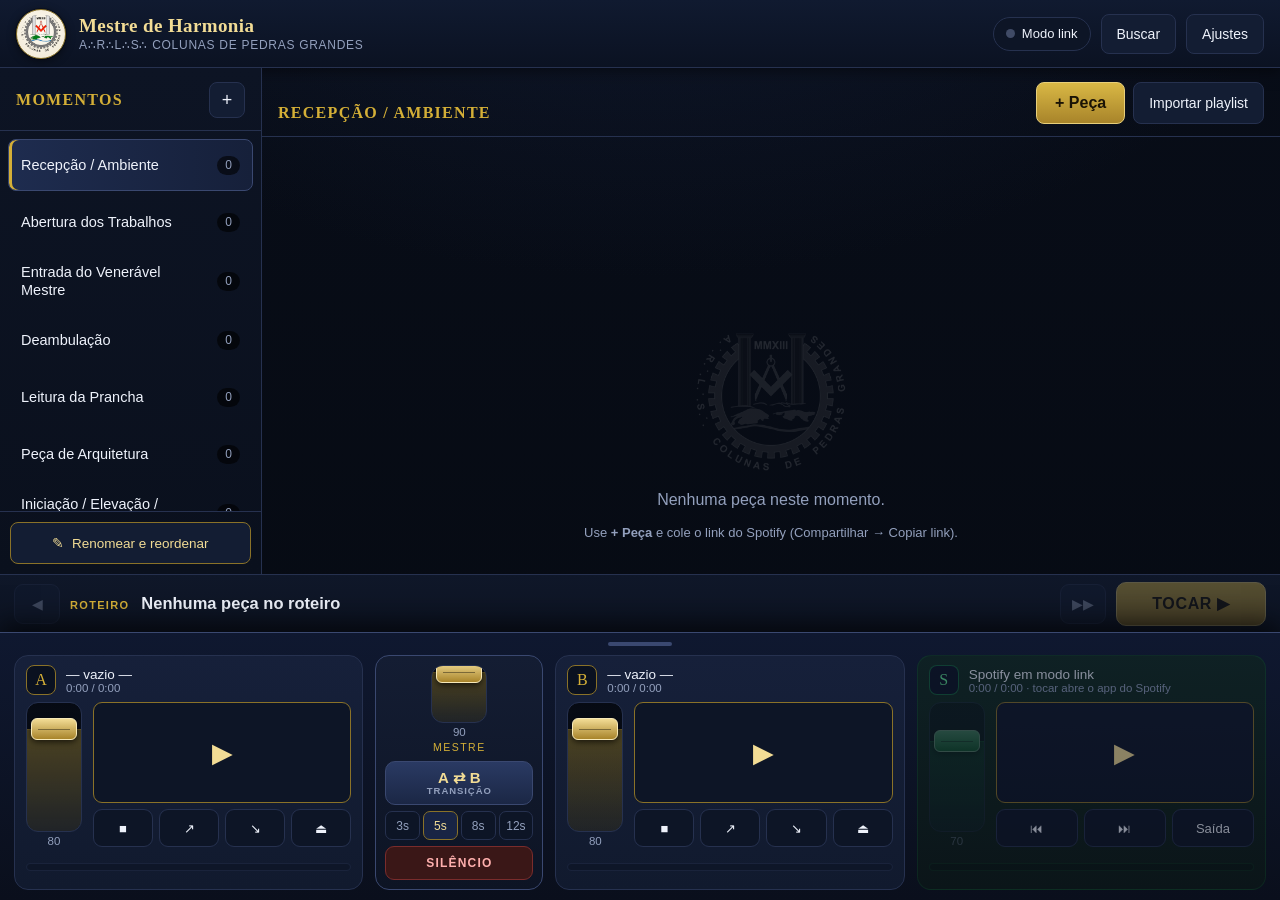
<file: index.html>
<!DOCTYPE html>
<html lang="pt-BR">
<head>
<meta charset="utf-8">
<meta name="viewport" content="width=device-width, initial-scale=1, viewport-fit=cover, user-scalable=no">
<title>Mestre de Harmonia</title>

<meta name="theme-color" content="#0a0f1c">
<meta name="apple-mobile-web-app-capable" content="yes">
<meta name="apple-mobile-web-app-status-bar-style" content="black-translucent">
<meta name="apple-mobile-web-app-title" content="Harmonia">
<link rel="manifest" href="manifest.webmanifest">
<link rel="apple-touch-icon" href="icons/icon-180.png">
<link rel="icon" href="icons/icon-192.png">
<link rel="stylesheet" href="css/app.css">
</head>
<body>

<!-- ═══════════ CABEÇALHO ═══════════ -->
<header class="topbar">
  <div class="brand">
    <img class="brand-mark" src="icons/logo.png" alt="Emblema da Loja">
    <div class="brand-text">
      <h1>Mestre de Harmonia</h1>
      <button id="lodgeName" class="lodge-name" title="Toque para editar o nome da Loja">Loja Maçônica</button>
    </div>
  </div>

  <div class="topbar-actions">
    <div id="spotifyStatus" class="chip chip-off" title="Estado da conexão com o Spotify">
      <span class="dot"></span><span class="chip-label">Spotify</span>
    </div>
    <button id="btnSearch"   class="icon-btn" title="Buscar peça">Buscar</button>
    <button id="btnSettings" class="icon-btn" title="Ajustes">Ajustes</button>
  </div>
</header>

<!-- ═══════════ CORPO ═══════════ -->
<main class="workspace">

  <!-- Momentos do ritual -->
  <aside class="moments" id="momentsPane">
    <div class="pane-head">
      <h2>Momentos</h2>
      <button id="btnAddMoment" class="mini-btn" title="Novo momento">+</button>
    </div>
    <ul id="momentList" class="moment-list"></ul>
    <div class="pane-foot">
      <button id="btnEditMoments" class="ghost-btn wide">✎ &nbsp;Renomear e reordenar</button>
    </div>
  </aside>

  <!-- Peças do momento selecionado -->
  <section class="tracks">
    <div class="pane-head tracks-head">
      <div>
        <h2 id="momentTitle">—</h2>
        <p id="momentSub" class="sub"></p>
      </div>
      <div class="head-actions">
        <button id="btnAddTrack" class="primary-btn">+ Peça</button>
        <button id="btnImportPlaylist" class="ghost-btn" title="Importar playlist inteira do Spotify">Importar playlist</button>
      </div>
    </div>
    <div id="searchBar" class="search-bar hidden">
      <input id="searchInput" type="search" placeholder="Buscar em todas as peças…" autocomplete="off">
      <button id="btnSearchClose" class="mini-btn">✕</button>
    </div>
    <ul id="trackList" class="track-list"></ul>
    <div id="trackEmpty" class="empty hidden">
      <img class="empty-mark" src="icons/logo.png" alt="">
      <p>Nenhuma peça neste momento.</p>
      <p class="sub">Use <strong>+ Peça</strong> e cole o link do Spotify (Compartilhar → Copiar link).</p>
    </div>
  </section>
</main>

<!-- ═══════════ DEIXAS ═══════════
     A sessão inteira com um botão: a próxima peça do roteiro, na ordem.
     Também responde ao teclado e a pedais Bluetooth (→ / PageDown). -->
<div class="deixas" id="deixas">
  <button class="dx-nav" id="dxVoltar" title="Voltar uma peça (← ou PageUp)">◀</button>
  <div class="dx-info">
    <small id="dxRotulo">PRÓXIMA</small>
    <strong id="dxTitulo">—</strong>
    <span id="dxDepois"></span>
  </div>
  <button class="dx-nav" id="dxPular" title="Pular esta peça sem tocar">▶▶</button>
  <button class="dx-go" id="dxGo" title="Tocar a próxima peça (→, espaço ou pedal)">TOCAR ▶</button>
</div>

<!-- ═══════════ MESA DE SOM ═══════════ -->
<footer class="console" id="console">
  <button id="btnConsoleToggle" class="console-grip" title="Recolher/expandir a mesa"></button>

  <div class="console-inner">

    <!-- Deck A -->
    <div class="deck" id="deckA-el" data-deck="A">
      <div class="deck-head">
        <span class="deck-tag">A</span>
        <div class="deck-meta">
          <span class="deck-title" data-role="title">— vazio —</span>
          <span class="deck-time" data-role="time">0:00 / 0:00</span>
        </div>
      </div>
      <div class="deck-body">
        <div class="fader" data-role="fader" data-target="A">
          <div class="fader-track"><div class="fader-fill"></div><div class="fader-knob"></div></div>
          <span class="fader-val">80</span>
        </div>
        <div class="deck-controls">
          <button class="deck-btn play" data-act="toggle" data-deck="A">▶</button>
          <div class="btn-row">
            <button class="deck-btn" data-act="stop"    data-deck="A" title="Parar e voltar ao início">■</button>
            <button class="deck-btn" data-act="fadein"  data-deck="A" title="Entrar com fade">↗</button>
            <button class="deck-btn" data-act="fadeout" data-deck="A" title="Sair com fade">↘</button>
            <button class="deck-btn" data-act="eject"   data-deck="A" title="Descarregar">⏏</button>
          </div>
        </div>
      </div>
      <div class="scrub"><input type="range" min="0" max="1000" value="0" data-role="scrub" data-deck="A"></div>
    </div>

    <!-- Centro: master + transição -->
    <div class="master">
      <div class="master-fader">
        <div class="fader tall" data-role="fader" data-target="M">
          <div class="fader-track"><div class="fader-fill"></div><div class="fader-knob"></div></div>
          <span class="fader-val">90</span>
        </div>
        <span class="fader-label">MESTRE</span>
      </div>
      <div class="transition">
        <button id="btnSwap" class="swap-btn">A ⇄ B<small>transição</small></button>
        <div class="seg" id="fadeDur">
          <button data-v="3">3s</button><button data-v="5" class="on">5s</button>
          <button data-v="8">8s</button><button data-v="12">12s</button>
        </div>
        <button id="btnPanic" class="panic-btn" title="Silencia tudo imediatamente">SILÊNCIO</button>
      </div>
    </div>

    <!-- Deck B -->
    <div class="deck" id="deckB-el" data-deck="B">
      <div class="deck-head">
        <span class="deck-tag">B</span>
        <div class="deck-meta">
          <span class="deck-title" data-role="title">— vazio —</span>
          <span class="deck-time" data-role="time">0:00 / 0:00</span>
        </div>
      </div>
      <div class="deck-body">
        <div class="fader" data-role="fader" data-target="B">
          <div class="fader-track"><div class="fader-fill"></div><div class="fader-knob"></div></div>
          <span class="fader-val">80</span>
        </div>
        <div class="deck-controls">
          <button class="deck-btn play" data-act="toggle" data-deck="B">▶</button>
          <div class="btn-row">
            <button class="deck-btn" data-act="stop"    data-deck="B" title="Parar e voltar ao início">■</button>
            <button class="deck-btn" data-act="fadein"  data-deck="B" title="Entrar com fade">↗</button>
            <button class="deck-btn" data-act="fadeout" data-deck="B" title="Sair com fade">↘</button>
            <button class="deck-btn" data-act="eject"   data-deck="B" title="Descarregar">⏏</button>
          </div>
        </div>
      </div>
      <div class="scrub"><input type="range" min="0" max="1000" value="0" data-role="scrub" data-deck="B"></div>
    </div>

    <!-- Canal Spotify -->
    <div class="deck spotify-deck" id="spDeck">
      <div class="deck-head">
        <span class="deck-tag sp">S</span>
        <div class="deck-meta">
          <span class="deck-title" id="spTitle">Spotify desconectado</span>
          <span class="deck-time"><span id="spTime">0:00 / 0:00</span> · <span id="spDevice">—</span></span>
        </div>
      </div>
      <div class="deck-body">
        <div class="fader" data-role="fader" data-target="S">
          <div class="fader-track"><div class="fader-fill"></div><div class="fader-knob"></div></div>
          <span class="fader-val">70</span>
        </div>
        <div class="deck-controls">
          <button class="deck-btn play" id="spToggle">▶</button>
          <div class="btn-row">
            <button class="deck-btn" id="spPrev" title="Recomeçar a faixa">⏮</button>
            <button class="deck-btn" id="spNext" title="Próxima peça do roteiro">⏭</button>
            <button class="deck-btn" id="spDevices" title="Escolher aparelho de saída">Saída</button>
          </div>
        </div>
      </div>
      <div class="scrub"><input type="range" min="0" max="1000" value="0" id="spScrub" disabled></div>
    </div>

  </div>
</footer>

<!-- ═══════════ DIÁLOGOS ═══════════ -->
<div id="modalRoot" class="modal-root hidden">
  <div class="modal-backdrop" data-close></div>
  <div class="modal" role="dialog" aria-modal="true">
    <div class="modal-head">
      <h3 id="modalTitle">—</h3>
      <button class="mini-btn" data-close>✕</button>
    </div>
    <div id="modalBody" class="modal-body"></div>
    <div id="modalFoot" class="modal-foot"></div>
  </div>
</div>

<div id="toast" class="toast hidden"></div>
<div id="alerta" class="alerta hidden" role="alert"></div>

<!-- O iPadOS decide o que fica selecionável pelo accept. Só "audio/*"
     deixa muito MP3 apagado, então vão também as extensões explícitas.
     O segundo seletor, sem filtro nenhum, é a saída para os teimosos. -->
<input type="file" id="filePicker" class="hidden"
       accept="audio/*,audio/mpeg,audio/mp4,audio/x-m4a,audio/wav,audio/aac,audio/flac,audio/ogg,.mp3,.m4a,.m4b,.wav,.aac,.flac,.ogg,.oga,.aif,.aiff,.caf,.mp4">
<input type="file" id="filePickerAll" class="hidden">
<input type="file" id="jsonPicker" accept="application/json,.json" class="hidden">

<script type="module" src="js/app.js"></script>
</body>
</html>
</file>
<file: css/app.css>
/* ============================================================
   Mestre de Harmonia — folha de estilo
   Alvo: iPad 9ª geração (1080×810 pt em paisagem), iPadOS 26
   ============================================================ */

:root{
  --bg:      #080d18;
  --bg-2:    #0e1526;
  --panel:   #131d33;
  --panel-2: #182444;
  --line:    #26314f;
  --line-hi: #3a4870;

  --gold:    #d4af37;
  --gold-hi: #f2dc95;
  --gold-dim:#8a7228;

  --text:    #eef2fb;
  --muted:   #93a0bd;
  --faint:   #62709199;

  --spotify: #1db954;
  --danger:  #e0524f;

  --r-sm: 8px;
  --r-md: 14px;
  --r-lg: 20px;

  --serif: "Iowan Old Style", "Palatino Linotype", Palatino, Georgia, serif;
  --sans: -apple-system, BlinkMacSystemFont, "SF Pro Text", "Helvetica Neue", sans-serif;

  --console-h: 268px;
  --deixas-h: 58px;
  --safe-b: env(safe-area-inset-bottom, 0px);
}

*{ box-sizing:border-box; -webkit-tap-highlight-color:transparent; }

html,body{
  height:100%; margin:0; overflow:hidden;
  background:
    radial-gradient(1100px 620px at 50% -12%, #16224080 0%, transparent 62%),
    linear-gradient(180deg, var(--bg) 0%, #060a12 100%);
  color:var(--text);
  font-family:var(--sans);
  font-size:16px;
  -webkit-text-size-adjust:100%;
  -webkit-user-select:none; user-select:none;
  overscroll-behavior:none;
}

body{
  display:flex; flex-direction:column;
  padding-top: env(safe-area-inset-top, 0px);
}

button{ font-family:inherit; font-size:inherit; color:inherit; cursor:pointer; }
input{ font-family:inherit; }
.hidden{ display:none !important; }
h1,h2,h3{ margin:0; font-family:var(--serif); font-weight:600; letter-spacing:.02em; }
.sub{ margin:2px 0 0; font-size:13px; color:var(--muted); }

/* ─────────────── Cabeçalho ─────────────── */
.topbar{
  flex:0 0 auto; height:68px;
  display:flex; align-items:center; justify-content:space-between;
  padding:0 16px;
  background:linear-gradient(180deg,#101a30,#0b1222);
  border-bottom:1px solid var(--line);
  box-shadow:0 2px 14px #0008;
}
.brand{ display:flex; align-items:center; gap:13px; min-width:0; }

/* O emblema é arte de traço escuro: vai sobre um medalhão claro
   para ler bem no fundo da Loja (tela escura, salão escuro). */
.brand-mark{
  flex:0 0 auto; width:50px; height:50px; padding:4px;
  object-fit:contain; border-radius:50%;
  background:radial-gradient(circle at 50% 42%, #fffdf6, #efe6d0);
  border:1.5px solid var(--gold-dim);
  box-shadow:0 0 0 1px #00000055, 0 2px 10px #0007;
}
.brand-text{ min-width:0; }
.brand-text h1{ font-size:19px; line-height:1.15; color:var(--gold-hi); white-space:nowrap; }
.lodge-name{
  background:none; border:none; padding:0; margin-top:1px;
  font-size:12px; color:var(--muted); letter-spacing:.06em; text-transform:uppercase;
  max-width:52vw; overflow:hidden; text-overflow:ellipsis; white-space:nowrap; display:block; text-align:left;
}
.topbar-actions{ display:flex; align-items:center; gap:10px; }

.icon-btn{
  height:40px; padding:0 15px; border-radius:var(--r-sm);
  background:var(--panel); border:1px solid var(--line); font-size:14px;
}
.icon-btn:active{ background:var(--panel-2); }

.chip{
  display:flex; align-items:center; gap:7px; height:34px; padding:0 12px;
  border-radius:999px; border:1px solid var(--line); background:#0d1526; font-size:13px;
}
.chip .dot{ width:9px; height:9px; border-radius:50%; background:var(--faint); }
.chip-on  .dot{ background:var(--spotify); box-shadow:0 0 9px var(--spotify); }
.chip-on  { border-color:#1db95455; color:#b7f0cd; }
.chip-warn .dot{ background:#e0a53f; }

/* ─────────────── Área de trabalho ─────────────── */
.workspace{
  flex:1 1 auto; min-height:0;
  display:grid; grid-template-columns:262px minmax(0, 1fr);
}

.pane-head{
  display:flex; align-items:center; justify-content:space-between; gap:12px;
  padding:14px 16px 12px; border-bottom:1px solid var(--line);
}
.pane-head h2{
  font-size:16px; color:var(--gold); letter-spacing:.08em; text-transform:uppercase;
  overflow:hidden; text-overflow:ellipsis; white-space:nowrap;
}
.pane-head > div:first-child{ min-width:0; }

/* Momentos */
.moments{
  display:flex; flex-direction:column; min-height:0; min-width:0;
  background:linear-gradient(180deg,#0d1424,#0a101d);
  border-right:1px solid var(--line);
}
.moment-list{ flex:1 1 auto; margin:0; padding:8px; list-style:none; overflow-y:auto; -webkit-overflow-scrolling:touch; }
.moment-list li{ margin-bottom:5px; }
.moment-list button{
  width:100%; text-align:left; display:flex; align-items:center; gap:10px;
  min-height:52px; padding:9px 12px; border-radius:var(--r-sm);
  background:transparent; border:1px solid transparent; line-height:1.25;
}
.moment-list button:active{ background:#ffffff0d; }
.moment-list .on{
  background:linear-gradient(90deg,#1e2c4f,#16203a);
  border-color:var(--line-hi);
  box-shadow:inset 3px 0 0 var(--gold);
}
.moment-name{ flex:1 1 auto; font-size:14.5px; }
.moment-count{ flex:0 0 auto; font-size:12px; color:var(--muted); background:#0009; padding:2px 8px; border-radius:999px; }
.pane-foot{ padding:10px; border-top:1px solid var(--line); }

/* Peças */
.tracks{ display:flex; flex-direction:column; min-height:0; min-width:0; }
.tracks-head{ align-items:flex-end; }
.head-actions{ display:flex; gap:8px; flex:0 0 auto; }

.primary-btn{
  height:42px; padding:0 18px; border-radius:var(--r-sm); font-weight:600;
  background:linear-gradient(180deg,#d9b845,#a8842a); border:1px solid #e8cf7a; color:#1a1305;
}
.primary-btn:active{ filter:brightness(.9); }
.ghost-btn{
  height:42px; padding:0 15px; border-radius:var(--r-sm); font-size:14px;
  background:var(--panel); border:1px solid var(--line); color:var(--text);
}
.ghost-btn:active{ background:var(--panel-2); }
.ghost-btn.wide{ width:100%; font-size:13.5px; color:var(--gold-hi); border-color:var(--gold-dim); }
.mini-btn{
  width:36px; height:36px; border-radius:var(--r-sm); font-size:18px; line-height:1;
  background:var(--panel); border:1px solid var(--line);
}
.danger-btn{ background:#3a1d1d; border:1px solid #6d2f2f; color:#ffb3b1; }

.search-bar{ display:flex; gap:8px; padding:10px 16px; border-bottom:1px solid var(--line); }
.search-bar input{
  flex:1 1 auto; height:42px; padding:0 14px; border-radius:var(--r-sm);
  background:#0a1120; border:1px solid var(--line); color:var(--text); font-size:15px;
  -webkit-user-select:text; user-select:text;
}

.track-list{ flex:1 1 auto; margin:0; padding:10px 12px 20px; list-style:none; overflow-y:auto; -webkit-overflow-scrolling:touch; }
.track-row{
  display:flex; align-items:center; gap:12px;
  padding:10px 12px; margin-bottom:8px; min-height:66px;
  background:linear-gradient(180deg,#141e36,#101828);
  border:1px solid var(--line); border-radius:var(--r-md);
}
.track-row.playing{ border-color:var(--gold); box-shadow:0 0 0 1px #d4af3744, 0 0 22px #d4af3722; }
/* Pedido enviado, ainda sem confirmação: resposta imediata ao toque,
   sem esperar a rede. */
.track-row.pending{ border-color:var(--gold-dim); animation:pulso 1.1s ease-in-out infinite; }
@keyframes pulso{ 50%{ box-shadow:0 0 0 1px #d4af3755, 0 0 18px #d4af3733; } }
/* A próxima da lista de deixas, marcada no roteiro. */
.track-row.proxima{ box-shadow:inset 3px 0 0 var(--gold); }
.track-art{
  width:48px; height:48px; flex:0 0 auto; border-radius:6px; object-fit:cover;
  background:#0a1120 center/cover no-repeat; border:1px solid var(--line);
}
.track-info{ flex:1 1 auto; min-width:0; overflow:hidden; }
.track-title{ font-size:15.5px; line-height:1.25; overflow:hidden; text-overflow:ellipsis; white-space:nowrap; }
.track-meta{
  display:flex; align-items:center; gap:8px; margin-top:3px;
  font-size:12.5px; color:var(--muted); min-width:0; white-space:nowrap;
}
.track-meta > span{ flex:0 0 auto; max-width:240px; overflow:hidden; text-overflow:ellipsis; }
.badge{ flex:0 0 auto; padding:1px 7px; border-radius:999px; border:1px solid var(--line-hi); font-size:11px; letter-spacing:.04em; }
.badge.sp{ color:#8ce8ad; border-color:#1db95466; }
.badge.local{ color:var(--gold-hi); border-color:var(--gold-dim); }
.track-note{ flex:0 1 auto !important; max-width:none !important; color:var(--muted); font-style:italic; min-width:0; }

.track-actions{ display:flex; gap:7px; flex:0 0 auto; }
.act{
  min-width:46px; height:46px; padding:0 11px; border-radius:10px; font-size:14px;
  background:var(--panel); border:1px solid var(--line);
}
.act:active{ background:var(--panel-2); }
.act.go{ background:linear-gradient(180deg,#1db954,#158f42); border-color:#2ee06e; color:#04220f; font-weight:700; min-width:56px; }
.act.cue{ color:var(--gold-hi); border-color:var(--gold-dim); }
.act.cue:disabled{ opacity:.32; }

.empty{ padding:34px 20px; text-align:center; color:var(--muted); }
/* Emblema de traço escuro: invertido e bem apagado, funciona como
   marca d'água no fundo escuro sem virar borrão. */
.empty-mark{
  display:block; width:150px; margin:0 auto 20px;
  opacity:.13; filter:invert(1) grayscale(1) contrast(.7);
}

/* ─────────────── Deixas ───────────────
   Uma faixa entre o roteiro e a mesa. O botão de tocar é o maior da
   tela depois do SILÊNCIO: é o que se aperta a cada deixa do ritual.
   ─────────────────────────────────────── */
.deixas{
  flex:0 0 auto; height:var(--deixas-h);
  display:flex; align-items:center; gap:10px; padding:0 14px;
  background:linear-gradient(180deg,#0f1729,#0c1322);
  border-top:1px solid var(--line);
}
.dx-nav{
  flex:0 0 auto; width:46px; height:40px; border-radius:9px; font-size:14px;
  background:var(--panel); border:1px solid var(--line); color:var(--muted);
}
.dx-nav:active{ background:var(--panel-2); }
.dx-info{ flex:1 1 auto; min-width:0; display:flex; align-items:baseline; gap:12px; overflow:hidden; }
.dx-info small{ flex:0 0 auto; font-size:11px; letter-spacing:.12em; color:var(--gold); font-weight:600; }
.dx-info strong{ flex:0 1 auto; min-width:0; font-size:16.5px; font-weight:600; color:var(--text);
  overflow:hidden; text-overflow:ellipsis; white-space:nowrap; }
.dx-info span{ flex:0 1 auto; min-width:0; font-size:12.5px; color:var(--muted);
  overflow:hidden; text-overflow:ellipsis; white-space:nowrap; }
.dx-go{
  flex:0 0 auto; min-width:150px; height:44px; padding:0 20px; border-radius:10px;
  font-size:16px; font-weight:700; letter-spacing:.04em;
  background:linear-gradient(180deg,#d9b845,#a8842a); border:1px solid #e8cf7a; color:#1a1305;
}
.dx-go:active{ filter:brightness(.88); }
.dx-go:disabled, .dx-nav:disabled{ opacity:.35; }

/* ─────────────── Aviso com ação ─────────────── */
.alerta{
  position:fixed; left:50%; transform:translateX(-50%); z-index:85;
  bottom:calc(var(--console-h) + var(--deixas-h) + 16px);
  width:min(760px, 94vw); display:flex; align-items:center; gap:10px;
  padding:12px 12px 12px 18px; border-radius:14px;
  background:#2b2210f2; border:1px solid #8a7228; box-shadow:0 12px 40px #000c;
}
.al-msg{ flex:1 1 auto; font-size:14.5px; line-height:1.4; color:#f7ecc8; }
.al-btn{
  flex:0 0 auto; height:40px; padding:0 14px; border-radius:9px; font-size:14px; font-weight:600;
  background:#1b2033; border:1px solid var(--line-hi); color:var(--text);
}
.al-btn.pri{ background:linear-gradient(180deg,#d9b845,#a8842a); border-color:#e8cf7a; color:#1a1305; }
.al-x{ flex:0 0 auto; width:34px; height:34px; border-radius:8px; background:none; border:none; color:#c9b98a; font-size:16px; }

/* ─────────────── Mesa de som ─────────────── */
.console{
  flex:0 0 auto; position:relative;
  height:calc(var(--console-h) + var(--safe-b));
  padding-bottom:var(--safe-b);
  background:linear-gradient(180deg,#0f1830,#0a0f1c);
  border-top:1px solid var(--line-hi);
  box-shadow:0 -8px 26px #000a;
  transition:height .22s ease;
}
.console.collapsed{ height:calc(26px + var(--safe-b)); }
.console.collapsed .console-inner{ opacity:0; pointer-events:none; }

.console-grip{
  position:absolute; top:0; left:0; right:0; height:22px;
  background:none; border:none; display:flex; align-items:center; justify-content:center;
}
.console-grip::after{ content:""; width:64px; height:4px; border-radius:2px; background:var(--line-hi); }

.console-inner{
  height:100%; padding:22px 14px 10px;
  display:grid; grid-template-columns:1fr 168px 1fr 1fr;
  grid-template-rows:minmax(0,1fr);      /* nunca deixa a mesa empurrar a tela */
  gap:12px;
  transition:opacity .18s;
}

.deck{
  display:flex; flex-direction:column; gap:7px; min-height:0; overflow:hidden;
  padding:9px 11px; border-radius:var(--r-md);
  background:linear-gradient(180deg,#16203a,#111a2e);
  border:1px solid var(--line);
}
.deck.live{ border-color:var(--gold); box-shadow:inset 0 0 0 1px #d4af3733; }
.deck.spotify-deck{ background:linear-gradient(180deg,#0f2a1c,#0c1a16); border-color:#1db95433; }
.deck.spotify-deck.off{ opacity:.55; }
.deck.spotify-deck.dormindo{ border-color:#e0a53f88; box-shadow:inset 0 0 0 1px #e0a53f44; }
.deck.spotify-deck.dormindo .deck-time{ color:#f0c878; }

.deck-head{ display:flex; align-items:center; gap:10px; min-width:0; }
.deck-tag{
  flex:0 0 auto; width:30px; height:30px; border-radius:8px;
  display:grid; place-items:center; font-family:var(--serif); font-size:16px;
  background:#0a1120; border:1px solid var(--gold-dim); color:var(--gold);
}
.deck-tag.sp{ border-color:#1db95477; color:#5ee08c; }
.deck-meta{ min-width:0; display:flex; flex-direction:column; }
.deck-title{ font-size:13.5px; overflow:hidden; text-overflow:ellipsis; white-space:nowrap; }
.deck-time{ font-size:11.5px; color:var(--muted); font-variant-numeric:tabular-nums; }

.deck-body{ flex:1 1 auto; display:flex; gap:11px; min-height:0; }
.deck-controls{ flex:1 1 auto; display:flex; flex-direction:column; gap:6px; min-width:0; }
.btn-row{ display:flex; gap:6px; }
.btn-row .deck-btn{ flex:1 1 0; min-width:0; padding:0; }
.deck-btn{
  height:38px; border-radius:9px; font-size:13px;
  background:#0d1526; border:1px solid var(--line);
}
.deck-btn:active{ background:var(--panel-2); }
.deck-btn.play{ flex:1 1 auto; min-height:44px; font-size:27px; color:var(--gold-hi); border-color:var(--gold-dim); }
.deck-btn.play.on{ background:linear-gradient(180deg,#d9b845,#a8842a); color:#1a1305; border-color:#e8cf7a; }

/* Barra de posição: precisa ser lida de relance, de pé, a um metro
   da tela. O trecho já tocado vem preenchido, como no Spotify. */
.scrub{ flex:0 0 auto; }
.scrub input{
  display:block; width:100%; height:26px; margin:0; padding:0;
  background:transparent; -webkit-appearance:none; appearance:none;
  --p: 0%;
}
.scrub input::-webkit-slider-runnable-track{
  height:8px; border-radius:4px; border:1px solid var(--line);
  background:linear-gradient(90deg, var(--gold) var(--p), #0a1120 var(--p));
}
.scrub input::-moz-range-track{
  height:8px; border-radius:4px; border:1px solid var(--line);
  background:linear-gradient(90deg, var(--gold) var(--p), #0a1120 var(--p));
}
.scrub input::-webkit-slider-thumb{
  -webkit-appearance:none; appearance:none;
  width:20px; height:20px; margin-top:-7px; border-radius:50%;
  background:linear-gradient(180deg,#f7e9b8,#c9a227);
  border:1px solid #fff3cf; box-shadow:0 2px 6px #000a;
}
.scrub input::-moz-range-thumb{
  width:20px; height:20px; border-radius:50%; border:1px solid #fff3cf;
  background:linear-gradient(180deg,#f7e9b8,#c9a227);
}
.scrub input:disabled{ opacity:.4; }
.scrub input:disabled::-webkit-slider-thumb{ opacity:0; }

.spotify-deck .scrub input::-webkit-slider-runnable-track{
  background:linear-gradient(90deg, var(--spotify) var(--p), #071410 var(--p));
  border-color:#1db95444;
}
.spotify-deck .scrub input::-webkit-slider-thumb{
  background:linear-gradient(180deg,#b6f8ce,#158f42); border-color:#d9fce8;
}

/* Fader vertical (componente próprio — o range nativo não é confiável na vertical no iPadOS) */
.fader{ flex:0 0 auto; width:56px; display:flex; flex-direction:column; align-items:center; gap:3px; min-height:0; }
.fader-track{
  position:relative; flex:1 1 auto; width:100%; min-height:46px;
  border-radius:12px; background:linear-gradient(180deg,#060a13,#0d1526);
  border:1px solid var(--line); overflow:hidden; touch-action:none;
}
.fader-fill{
  position:absolute; left:0; right:0; bottom:0; height:80%;
  background:linear-gradient(180deg,#d4af3755,#d4af3718);
  border-top:1px solid #d4af3766;
}
.fader-knob{
  position:absolute; left:4px; right:4px; height:22px; bottom:calc(80% - 11px);
  border-radius:6px; background:linear-gradient(180deg,#f2dc95,#a8842a);
  border:1px solid #f7e9b8; box-shadow:0 2px 6px #000a;
}
.fader-knob::after{ content:""; position:absolute; left:6px; right:6px; top:10px; height:1px; background:#00000066; }
.fader-val{ font-size:11.5px; color:var(--muted); font-variant-numeric:tabular-nums; }
.fader.muted .fader-fill{ background:linear-gradient(180deg,#e0524f44,#e0524f11); border-top-color:#e0524f66; }
.spotify-deck .fader-fill{ background:linear-gradient(180deg,#1db95455,#1db95418); border-top-color:#1db95488; }
.spotify-deck .fader-knob{ background:linear-gradient(180deg,#7ff0ab,#158f42); border-color:#b6f8ce; }

/* Centro */
.master{
  display:flex; flex-direction:column; gap:8px; min-height:0; overflow:hidden;
  padding:9px; border-radius:var(--r-md);
  background:linear-gradient(180deg,#141d33,#0d1424); border:1px solid var(--line-hi);
}
.master-fader{ flex:1 1 auto; display:flex; flex-direction:column; align-items:center; gap:3px; min-height:0; }
.master-fader .fader{ flex:1 1 auto; min-height:0; }
.fader-label{ font-size:10.5px; letter-spacing:.14em; color:var(--gold); }
.transition{ flex:0 0 auto; display:flex; flex-direction:column; gap:6px; }
.swap-btn{
  height:44px; border-radius:10px; font-size:15px; font-weight:600; line-height:1.05;
  background:linear-gradient(180deg,#2a3a63,#1b2745); border:1px solid var(--line-hi); color:var(--gold-hi);
  display:flex; flex-direction:column; align-items:center; justify-content:center;
}
.swap-btn small{ font-size:9.5px; letter-spacing:.1em; color:var(--muted); text-transform:uppercase; }
.seg{ display:grid; grid-template-columns:repeat(4,1fr); gap:3px; }
.seg button{
  height:29px; border-radius:7px; font-size:12px;
  background:#0d1526; border:1px solid var(--line); color:var(--muted);
}
.seg button.on{ background:var(--panel-2); border-color:var(--gold-dim); color:var(--gold-hi); }
.panic-btn{
  height:34px; border-radius:9px; font-size:12px; letter-spacing:.1em; font-weight:700;
  background:#3a1717; border:1px solid #7a2c2c; color:#ffb0ae;
}
.sp-hint{ flex:0 0 auto; font-size:11px; color:var(--muted); line-height:1.3; max-height:28px; overflow:hidden; }

/* ─────────────── Modais ─────────────── */
.modal-root{ position:fixed; inset:0; z-index:60; display:grid; place-items:center; }
.modal-backdrop{ position:absolute; inset:0; background:#000000b8; backdrop-filter:blur(3px); }
.modal{
  position:relative; width:min(620px, 92vw); max-height:82vh; display:flex; flex-direction:column;
  background:linear-gradient(180deg,#16203a,#0e1526);
  border:1px solid var(--line-hi); border-radius:var(--r-lg); box-shadow:0 24px 70px #000c;
}
.modal-head{ display:flex; align-items:center; justify-content:space-between; padding:16px 18px; border-bottom:1px solid var(--line); }
.modal-head h3{ font-size:18px; color:var(--gold-hi); }
.modal-body{ padding:18px; overflow-y:auto; -webkit-overflow-scrolling:touch; }
.modal-foot{ display:flex; justify-content:flex-end; gap:9px; padding:14px 18px; border-top:1px solid var(--line); flex-wrap:wrap; }

.field{ margin-bottom:14px; }
.field label{ display:block; font-size:12.5px; letter-spacing:.06em; text-transform:uppercase; color:var(--muted); margin-bottom:6px; }
.field input, .field select, .field textarea{
  width:100%; min-height:46px; padding:11px 13px; border-radius:var(--r-sm);
  background:#0a1120; border:1px solid var(--line); color:var(--text); font-size:15.5px;
  -webkit-user-select:text; user-select:text;
}
.field textarea{ resize:vertical; min-height:70px; }
.field .hint{ margin:6px 0 0; font-size:12.5px; color:var(--muted); line-height:1.45; }
.field.row{ display:flex; gap:10px; align-items:flex-end; }

.help{ font-size:13.5px; line-height:1.6; color:#c3cde5; }
.help ol{ padding-left:20px; margin:8px 0; }
.help li{ margin-bottom:7px; }
.help code{
  background:#0a1120; border:1px solid var(--line); border-radius:5px;
  padding:2px 6px; font-size:12.5px; color:var(--gold-hi);
  -webkit-user-select:all; user-select:all; word-break:break-all;
}
.help strong{ color:var(--gold-hi); }
.notice{
  padding:11px 13px; border-radius:var(--r-sm); background:#1b2033;
  border-left:3px solid var(--gold); font-size:13.5px; line-height:1.55; color:#ccd6ea;
  white-space:pre-line;                       /* mostra o texto cru do Spotify em linha própria */
  -webkit-user-select:text; user-select:text; /* para o operador conseguir copiar o erro */
}

.sortrow{ display:flex; align-items:center; gap:8px; padding:8px 0; border-bottom:1px solid var(--line); }
.sortrow .grow{ flex:1 1 auto; min-width:0; overflow:hidden; text-overflow:ellipsis; white-space:nowrap; }

.dev-item{ display:flex; align-items:center; gap:10px; width:100%; min-height:52px; padding:10px 12px; margin-bottom:7px;
  background:var(--panel); border:1px solid var(--line); border-radius:var(--r-sm); text-align:left; }
.dev-item.on{ border-color:var(--spotify); }

/* ─────────────── Aviso flutuante ─────────────── */
.toast{
  position:fixed; left:50%; bottom:calc(var(--console-h) + var(--deixas-h) + 18px); transform:translateX(-50%);
  z-index:80; max-width:78vw; padding:12px 20px; border-radius:999px;
  background:#1b2540ee; border:1px solid var(--line-hi); color:var(--text);
  font-size:14.5px; box-shadow:0 10px 34px #000a; text-align:center;
}
.toast.err{ border-color:#7a2c2c; background:#33191aee; color:#ffc9c7; }

/* ─────────────── Retrato / telas estreitas ───────────────
   A mesa continua em uma única linha: quatro canais lado a lado
   é o que faz sentido para operar ao vivo. Só as colunas encolhem.
   ─────────────────────────────────────────── */
@media (max-width: 1000px){
  .workspace{ grid-template-columns:196px minmax(0, 1fr); }
  .console-inner{ grid-template-columns:1fr 132px 1fr 1fr; gap:8px; padding:22px 10px 10px; }
  .fader{ width:46px; }
  .deck{ padding:8px 9px; }
  .deck-btn{ height:34px; font-size:12px; }
  .swap-btn{ height:40px; font-size:13px; }
  .seg button{ height:26px; font-size:11px; }
  .panic-btn{ height:30px; font-size:11px; }
  .brand-text h1{ font-size:17px; }
  .head-actions .ghost-btn{ padding:0 11px; font-size:13px; }
}
@media (max-width: 1000px) and (min-height: 900px){
  :root{ --console-h: 300px; }   /* retrato sobra altura: mesa mais folgada */
}
@media (max-height: 700px){
  :root{ --console-h: 234px; }
}

/* ─────────────── Celular ───────────────────
   Quatro canais lado a lado não cabem em 400px. Em vez de espremer
   até virar ilegível, a mesa vira uma faixa que desliza para o lado,
   com cada canal no tamanho em que ainda se opera com o dedo.
   ─────────────────────────────────────────── */
@media (max-width: 700px){
  :root{ --console-h: 296px; --deixas-h: 54px; }
  .deixas{ gap:6px; padding:0 8px; }
  .dx-nav{ width:38px; }
  .dx-info{ flex-direction:column; align-items:flex-start; gap:0; }
  .dx-info span{ display:none; }
  .dx-go{ min-width:0; padding:0 14px; font-size:14px; }

  .topbar{ height:58px; padding:0 10px; gap:8px; }
  .brand-mark{ width:38px; height:38px; }
  .brand-text h1{ font-size:15px; }
  .lodge-name{ display:none; }
  .topbar-actions{ gap:6px; }
  .icon-btn{ height:36px; padding:0 10px; font-size:13px; }
  .chip{ height:30px; padding:0 9px; }
  .chip .chip-label{ display:none; }        /* só a luz, sem o texto */

  .workspace{ grid-template-columns:146px minmax(0, 1fr); }
  .moment-list button{ min-height:46px; padding:8px 9px; }
  .moment-name{ font-size:13px; }
  .pane-head{ padding:10px; }
  .pane-head h2{ font-size:14px; }
  .head-actions{ flex-direction:column; gap:6px; }
  .primary-btn, .ghost-btn{ height:36px; font-size:13px; padding:0 11px; }

  .track-row{ flex-wrap:wrap; min-height:0; }
  .track-art{ width:38px; height:38px; }
  .track-actions{ width:100%; justify-content:flex-end; }

  .console-inner{
    display:flex; gap:10px; padding:22px 10px 10px;
    overflow-x:auto; -webkit-overflow-scrolling:touch;
    scroll-snap-type:x proximity;
  }
  .console-inner > *{ flex:0 0 230px; scroll-snap-align:center; }
  .console-inner > .master{ flex-basis:150px; }
  .fader{ width:52px; }
}
</file>
